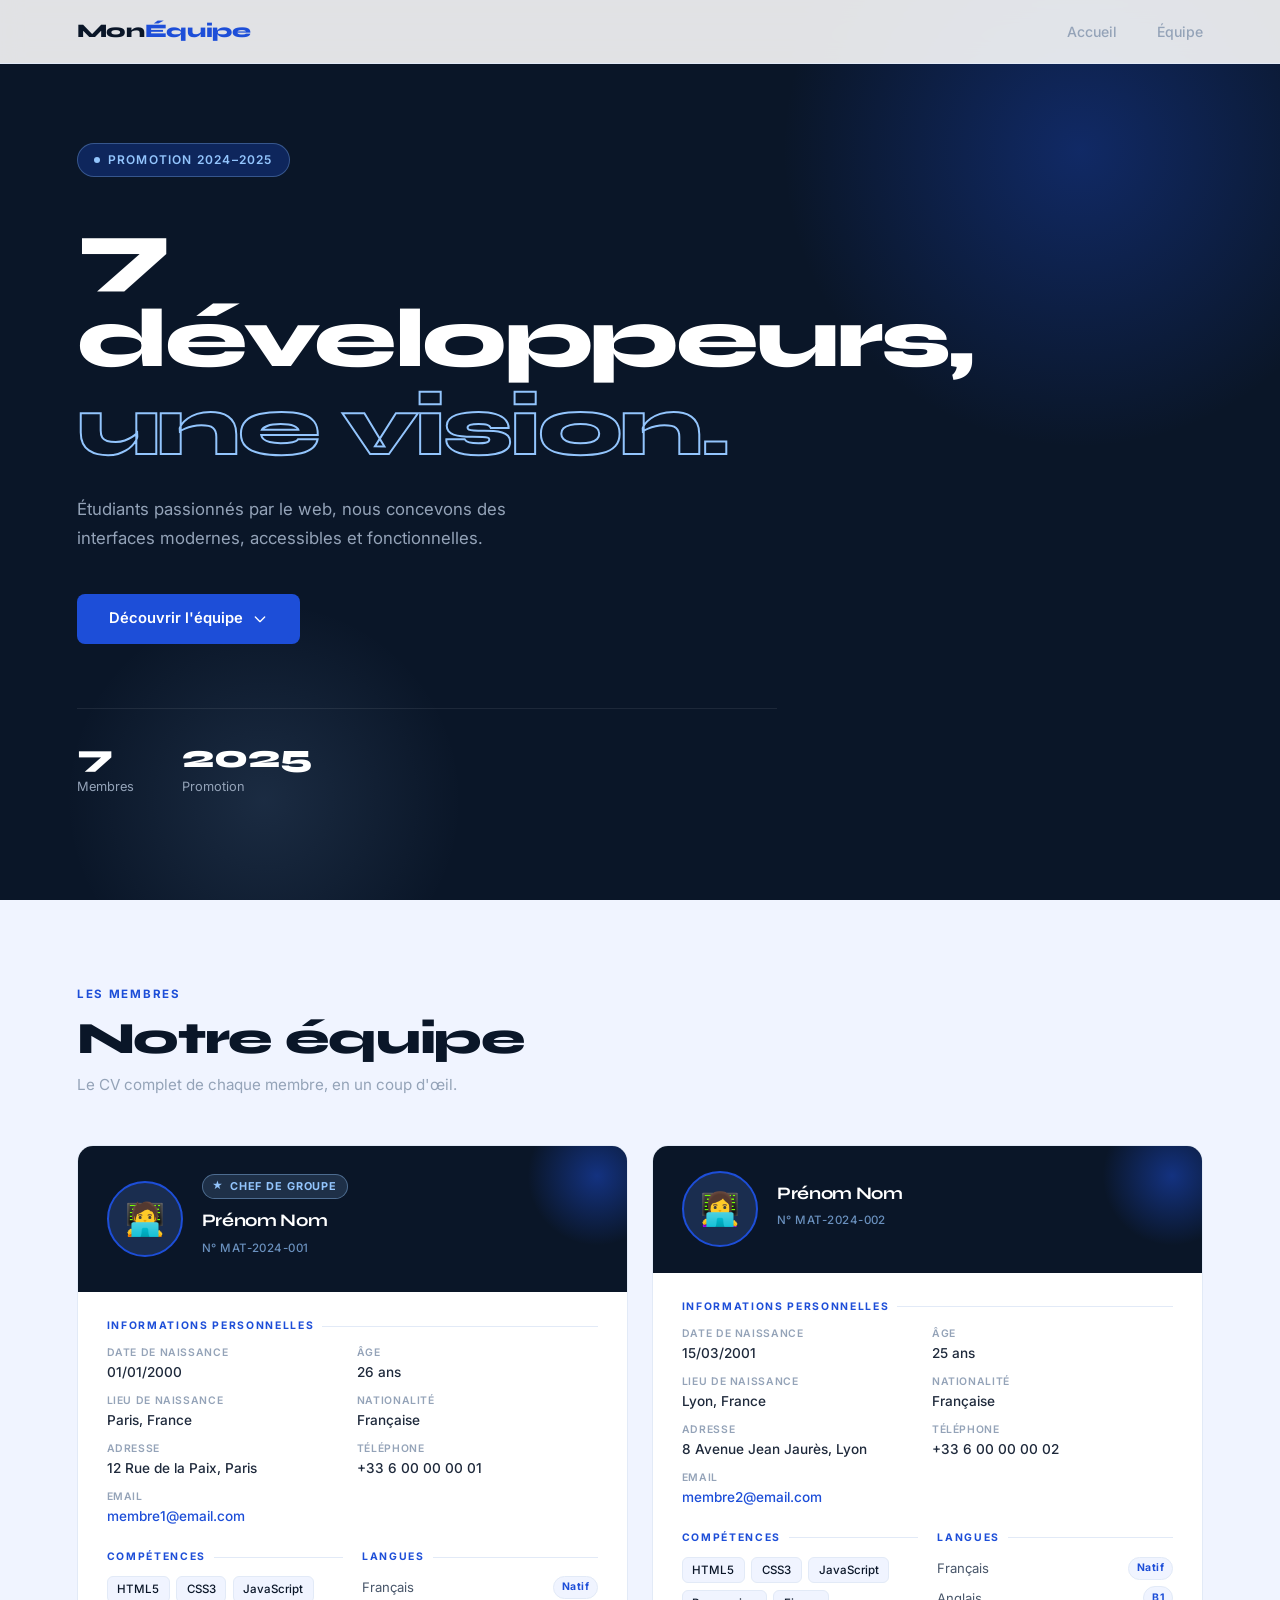
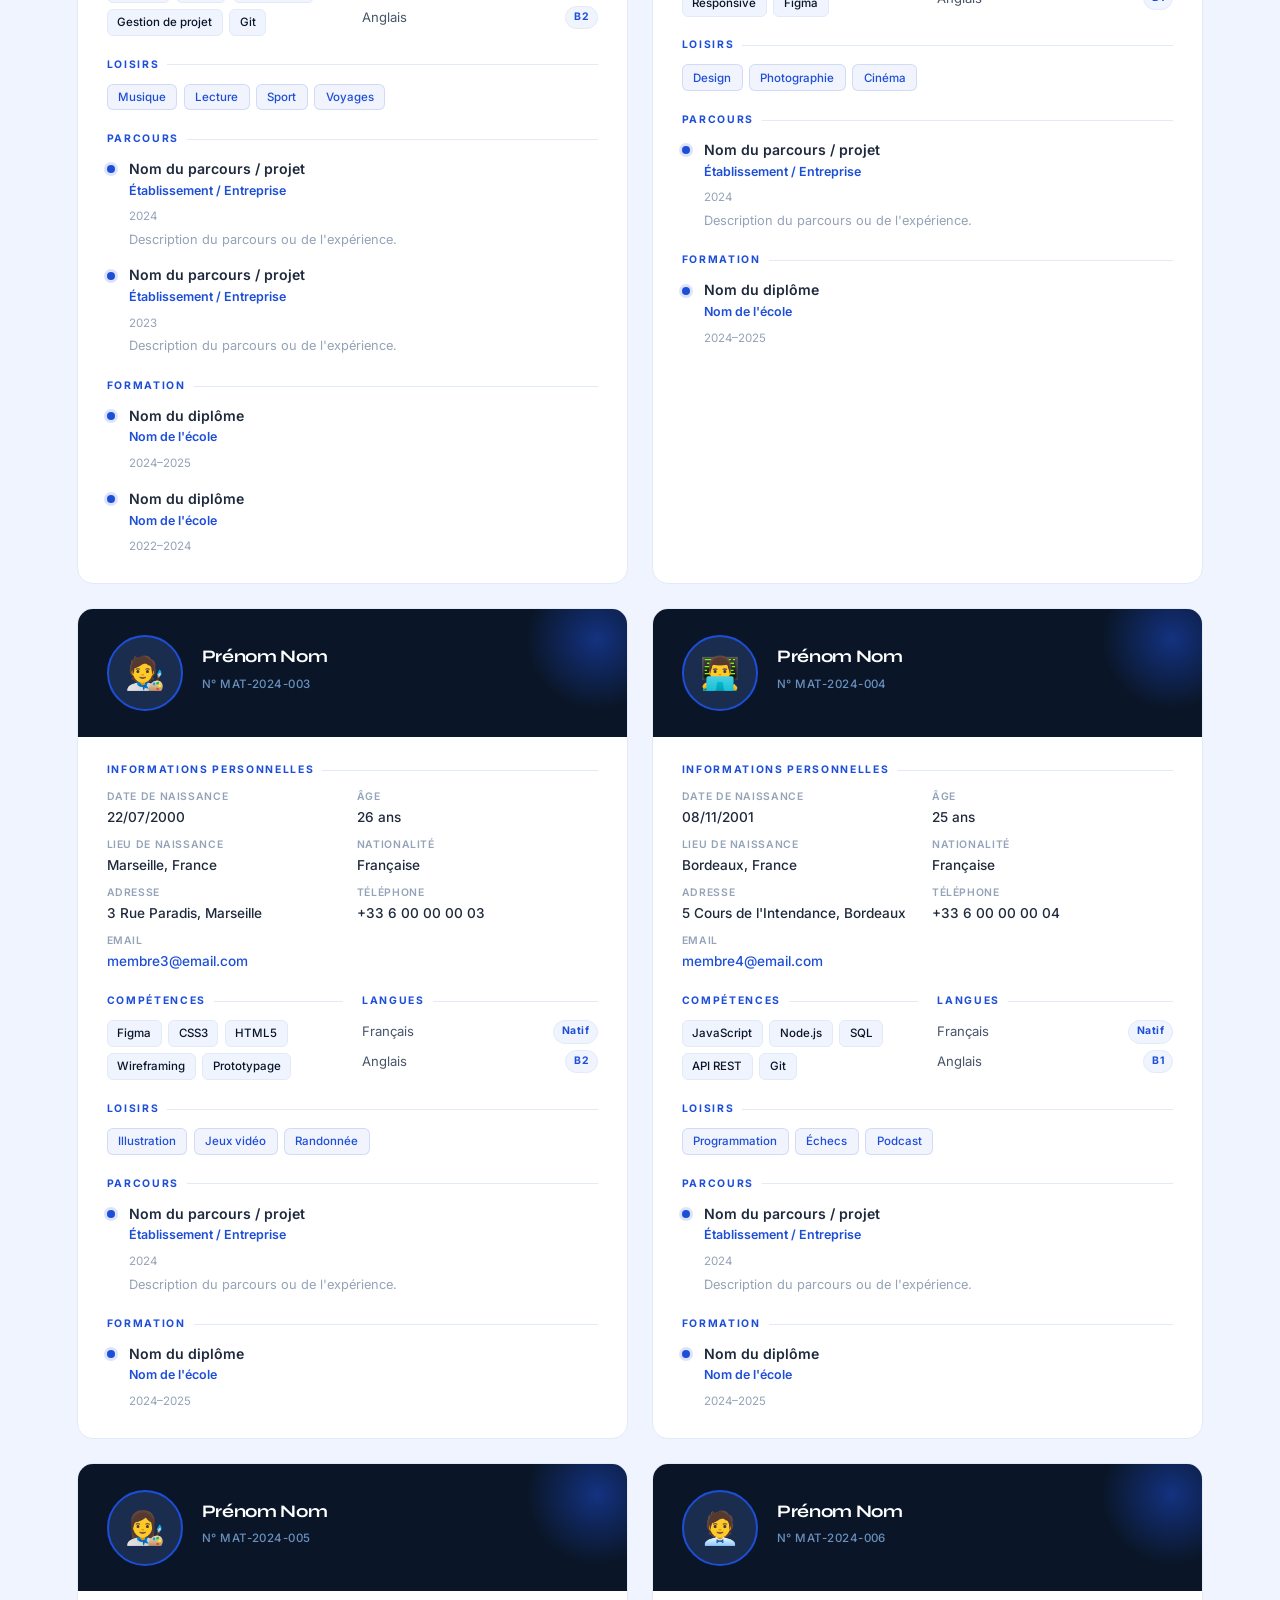
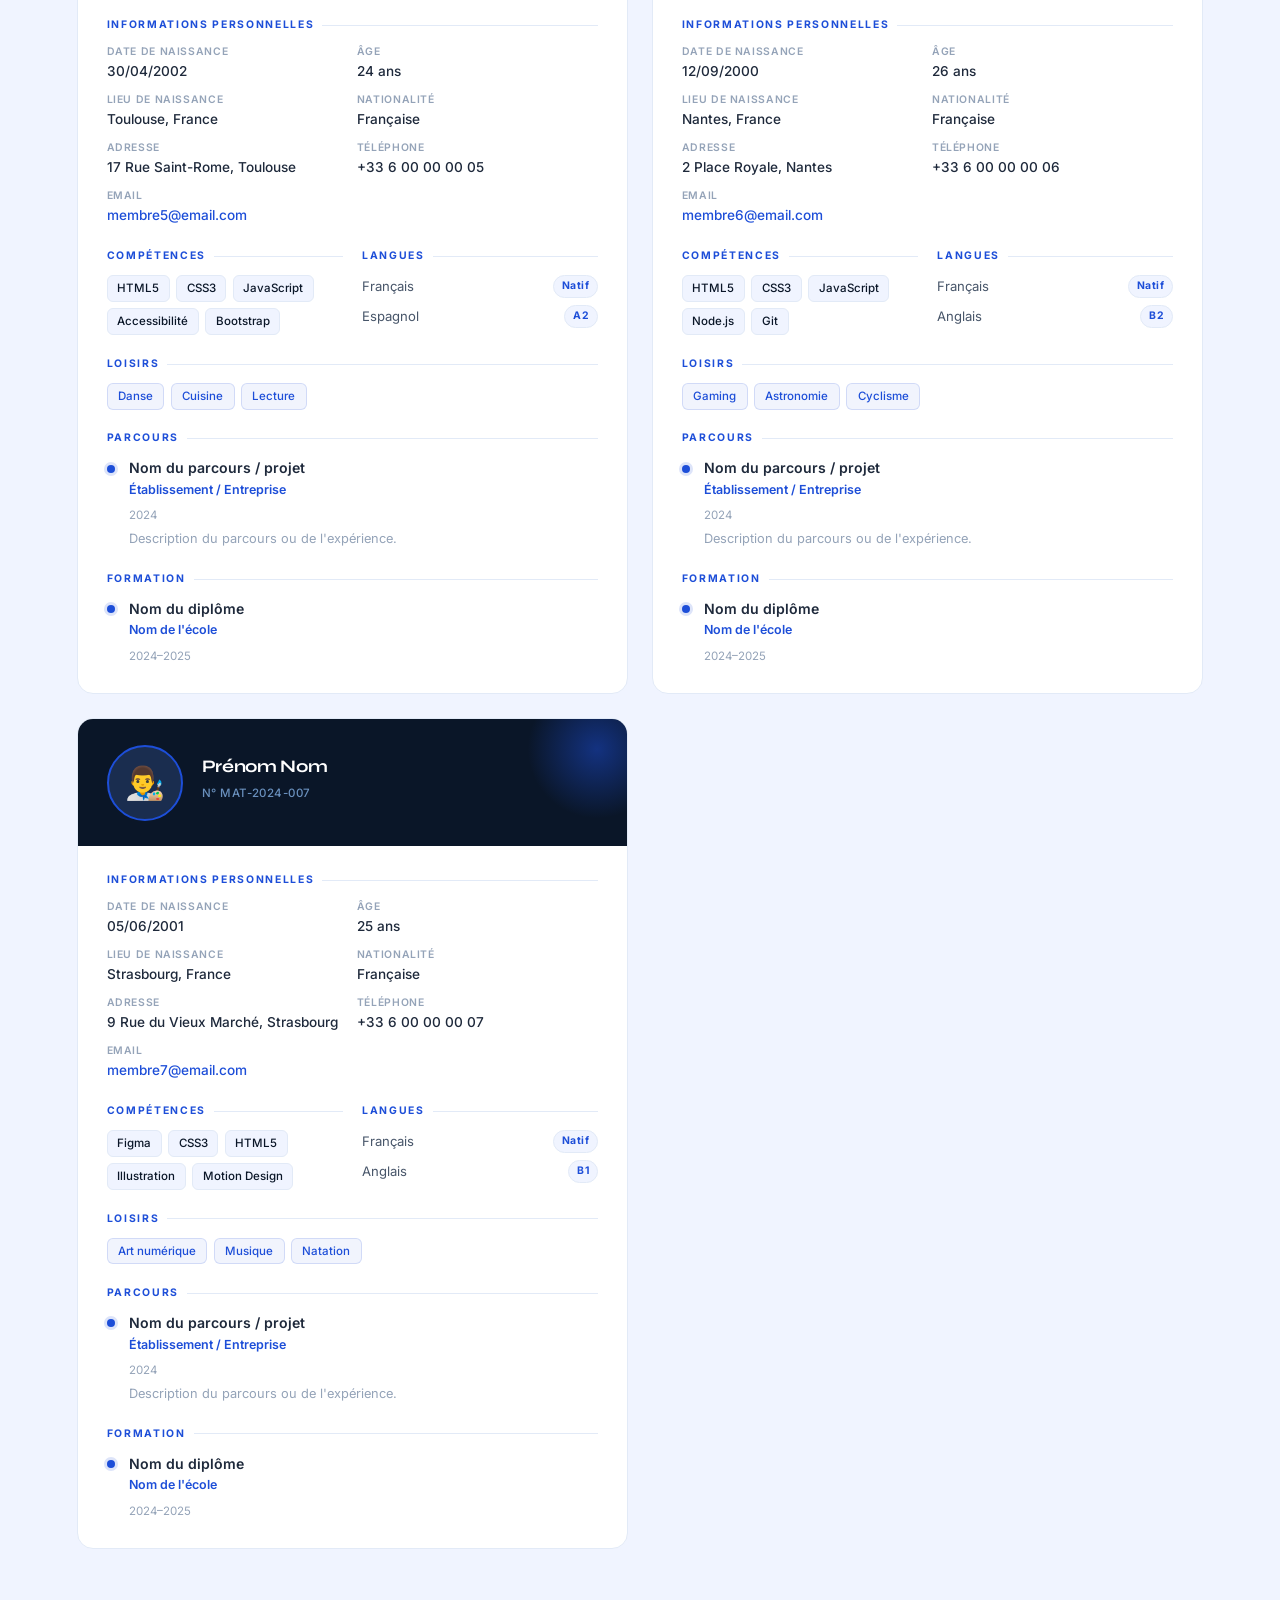
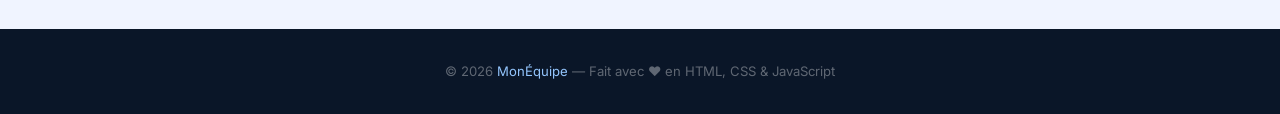
<file: Projet Groupe-19.html>
<!DOCTYPE html>
<html lang="fr">

<head>
    <meta charset="UTF-8" />
    <meta name="viewport" content="width=device-width, initial-scale=1.0" />
    <title>Notre Équipe — CV en Ligne</title>
    <link
        href="https://fonts.googleapis.com/css2?family=Syne:wght@400;600;700;800&family=Inter:wght@400;500;600&display=swap"
        rel="stylesheet" />
    <style>
        *,
        *::before,
        *::after {
            margin: 0;
            padding: 0;
            box-sizing: border-box;
        }

        :root {
            --blue-deep: #0a1628;
            --blue-mid: #1d4ed8;
            --blue-light: #93c5fd;
            --white: #ffffff;
            --off-white: #f0f4ff;
            --muted: #94a3b8;
            --border: #e2eaf7;
            --text: #1e293b;
            --subtle: #475569;
        }

        html {
            scroll-behavior: smooth;
        }

        body {
            font-family: 'Inter', sans-serif;
            background: var(--off-white);
            color: var(--text);
            line-height: 1.6;
        }

        /* ── NAVBAR ── */
        nav {
            position: fixed;
            top: 0;
            left: 0;
            right: 0;
            z-index: 100;
            display: flex;
            justify-content: space-between;
            align-items: center;
            padding: 0 6%;
            height: 64px;
            background: rgba(255, 255, 255, 0.88);
            backdrop-filter: blur(12px);
            border-bottom: 1px solid var(--border);
            transition: box-shadow .3s;
        }

        nav.scrolled {
            box-shadow: 0 4px 24px rgba(29, 78, 216, .08);
        }

        .nav-logo {
            font-family: 'Syne', sans-serif;
            font-weight: 800;
            font-size: 1.2rem;
            color: var(--blue-deep);
            letter-spacing: -.02em;
        }

        .nav-logo span {
            color: var(--blue-mid);
        }

        .nav-links {
            display: flex;
            gap: 2.5rem;
            list-style: none;
        }

        .nav-links a {
            text-decoration: none;
            font-size: .88rem;
            font-weight: 500;
            color: var(--muted);
            transition: color .2s;
        }

        .nav-links a:hover {
            color: var(--blue-mid);
        }

        .hamburger {
            display: none;
            flex-direction: column;
            gap: 5px;
            cursor: pointer;
        }

        .hamburger span {
            width: 22px;
            height: 2px;
            background: var(--blue-deep);
            border-radius: 2px;
        }

        /* ── HERO ── */
        #accueil {
            min-height: 100vh;
            display: flex;
            align-items: center;
            padding: 100px 6% 60px;
            background: var(--blue-deep);
            position: relative;
            overflow: hidden;
        }

        #accueil::before {
            content: '';
            position: absolute;
            border-radius: 50%;
            pointer-events: none;
            width: 600px;
            height: 600px;
            background: radial-gradient(circle, rgba(29, 78, 216, .35) 0%, transparent 70%);
            top: -150px;
            right: -100px;
        }

        #accueil::after {
            content: '';
            position: absolute;
            border-radius: 50%;
            pointer-events: none;
            width: 400px;
            height: 400px;
            background: radial-gradient(circle, rgba(147, 197, 253, .12) 0%, transparent 70%);
            bottom: -100px;
            left: 5%;
        }

        .hero-inner {
            position: relative;
            z-index: 1;
            max-width: 700px;
        }

        .hero-badge {
            display: inline-flex;
            align-items: center;
            gap: .5rem;
            background: rgba(29, 78, 216, .3);
            border: 1px solid rgba(147, 197, 253, .3);
            color: var(--blue-light);
            font-size: .75rem;
            font-weight: 600;
            letter-spacing: .1em;
            text-transform: uppercase;
            padding: .4rem 1rem;
            border-radius: 999px;
            margin-bottom: 2rem;
        }

        .hero-badge::before {
            content: '';
            width: 6px;
            height: 6px;
            background: var(--blue-light);
            border-radius: 50%;
            animation: pulse 2s infinite;
        }

        @keyframes pulse {

            0%,
            100% {
                opacity: 1
            }

            50% {
                opacity: .3
            }
        }

        .hero-inner h1 {
            font-family: 'Syne', sans-serif;
            font-size: clamp(3rem, 6.5vw, 5.5rem);
            font-weight: 800;
            line-height: 1.05;
            color: var(--white);
            letter-spacing: -.03em;
            margin-bottom: 1.5rem;
        }

        .hero-inner h1 em {
            font-style: normal;
            color: transparent;
            -webkit-text-stroke: 2px var(--blue-light);
        }

        .hero-inner p {
            font-size: 1.05rem;
            color: var(--muted);
            max-width: 440px;
            margin-bottom: 2.5rem;
            line-height: 1.75;
        }

        .hero-btn {
            display: inline-flex;
            align-items: center;
            gap: .6rem;
            padding: .85rem 2rem;
            background: var(--blue-mid);
            color: var(--white);
            font-size: .92rem;
            font-weight: 600;
            text-decoration: none;
            border-radius: 8px;
            transition: background .2s, transform .2s;
        }

        .hero-btn:hover {
            background: #1e40af;
            transform: translateY(-2px);
        }

        .hero-btn svg {
            width: 16px;
            height: 16px;
        }

        .hero-stats {
            display: flex;
            gap: 3rem;
            margin-top: 4rem;
            padding-top: 2rem;
            border-top: 1px solid rgba(255, 255, 255, .08);
        }

        .hero-stat strong {
            display: block;
            font-family: 'Syne', sans-serif;
            font-size: 2rem;
            font-weight: 800;
            color: var(--white);
            line-height: 1;
        }

        .hero-stat span {
            font-size: .8rem;
            color: var(--muted);
            margin-top: .2rem;
            display: block;
        }

        /* ── ÉQUIPE ── */
        #equipe {
            padding: 80px 6%;
        }

        .section-tag {
            display: inline-block;
            font-size: .72rem;
            font-weight: 700;
            letter-spacing: .15em;
            text-transform: uppercase;
            color: var(--blue-mid);
            margin-bottom: .6rem;
        }

        .section-header h2 {
            font-family: 'Syne', sans-serif;
            font-size: clamp(1.8rem, 3.5vw, 2.8rem);
            font-weight: 800;
            letter-spacing: -.03em;
            color: var(--blue-deep);
            line-height: 1.15;
        }

        .section-header p {
            color: var(--muted);
            margin-top: .5rem;
            font-size: .95rem;
            margin-bottom: 3rem;
        }

        .team-grid {
            display: grid;
            grid-template-columns: repeat(auto-fill, minmax(360px, 1fr));
            gap: 1.5rem;
        }

        /* ── CV CARD ── */
        .cv-card {
            background: var(--white);
            border: 1px solid var(--border);
            border-radius: 16px;
            overflow: hidden;
            transition: box-shadow .3s, transform .3s;
        }

        .cv-card:hover {
            box-shadow: 0 20px 60px rgba(29, 78, 216, .1);
            transform: translateY(-3px);
        }

        /* EN-TÊTE */
        .cv-header {
            background: var(--blue-deep);
            padding: 1.6rem 1.8rem;
            display: flex;
            gap: 1.2rem;
            align-items: center;
            position: relative;
            overflow: hidden;
        }

        .cv-header::after {
            content: '';
            position: absolute;
            top: -40px;
            right: -40px;
            width: 140px;
            height: 140px;
            background: radial-gradient(circle, rgba(29, 78, 216, .5) 0%, transparent 70%);
            pointer-events: none;
        }

        /* Photo */
        .cv-photo-wrap {
            position: relative;
            width: 76px;
            height: 76px;
            flex-shrink: 0;
            border-radius: 50%;
            cursor: pointer;
            border: 2px solid var(--blue-mid);
            overflow: hidden;
            background: #1a2d4f;
            display: flex;
            align-items: center;
            justify-content: center;
            font-size: 2rem;
            z-index: 1;
        }

        .cv-photo-wrap input[type="file"] {
            position: absolute;
            inset: 0;
            opacity: 0;
            cursor: pointer;
            z-index: 3;
        }

        .cv-photo-wrap img {
            position: absolute;
            inset: 0;
            width: 100%;
            height: 100%;
            object-fit: cover;
            display: none;
            z-index: 1;
        }

        .cv-photo-wrap .ph {
            z-index: 1;
            line-height: 1;
        }

        .photo-ov {
            position: absolute;
            inset: 0;
            background: rgba(29, 78, 216, .7);
            display: flex;
            flex-direction: column;
            align-items: center;
            justify-content: center;
            color: #fff;
            font-size: .58rem;
            font-weight: 700;
            gap: .2rem;
            opacity: 0;
            transition: opacity .2s;
            z-index: 2;
            pointer-events: none;
            text-align: center;
        }

        .photo-ov svg {
            width: 18px;
            height: 18px;
        }

        .cv-photo-wrap:hover .photo-ov {
            opacity: 1;
        }

        .cv-head-info {
            flex: 1;
            min-width: 0;
            z-index: 1;
        }

        .cv-head-info h3 {
            font-family: 'Syne', sans-serif;
            font-size: 1.1rem;
            font-weight: 700;
            color: var(--white);
            letter-spacing: -.02em;
            margin-bottom: .2rem;
        }

        /* Badge chef de groupe */
        .chef-badge {
            display: inline-flex;
            align-items: center;
            gap: .35rem;
            background: rgba(147, 197, 253, .15);
            border: 1px solid rgba(147, 197, 253, .4);
            color: var(--blue-light);
            font-size: .68rem;
            font-weight: 700;
            letter-spacing: .08em;
            text-transform: uppercase;
            padding: .18rem .6rem;
            border-radius: 999px;
            margin-bottom: .5rem;
        }

        .chef-badge::before {
            content: '★';
            font-size: .65rem;
        }

        /* Matricule */
        .cv-matricule {
            font-size: .72rem;
            color: rgba(147, 197, 253, .7);
            font-weight: 500;
            margin-bottom: .6rem;
            letter-spacing: .04em;
        }

        /* Liens chef de groupe */
        .cv-links {
            display: flex;
            gap: .5rem;
            margin-top: .4rem;
        }

        .cv-links a {
            font-size: .72rem;
            font-weight: 600;
            color: var(--white);
            border: 1px solid rgba(255, 255, 255, .2);
            padding: .22rem .65rem;
            border-radius: 6px;
            text-decoration: none;
            transition: background .2s, border-color .2s;
        }

        .cv-links a:hover {
            background: var(--blue-mid);
            border-color: var(--blue-mid);
        }

        /* CORPS */
        .cv-body {
            padding: 1.6rem 1.8rem;
            display: flex;
            flex-direction: column;
            gap: 1.3rem;
        }

        .cv-block-title {
            font-size: .65rem;
            font-weight: 700;
            letter-spacing: .16em;
            text-transform: uppercase;
            color: var(--blue-mid);
            margin-bottom: .65rem;
            display: flex;
            align-items: center;
            gap: .5rem;
        }

        .cv-block-title::after {
            content: '';
            flex: 1;
            height: 1px;
            background: var(--border);
        }

        /* Infos personnelles en grille */
        .info-grid {
            display: grid;
            grid-template-columns: 1fr 1fr;
            gap: .55rem;
        }

        .info-item {
            display: flex;
            flex-direction: column;
            gap: .05rem;
        }

        .info-label {
            font-size: .65rem;
            font-weight: 600;
            letter-spacing: .06em;
            text-transform: uppercase;
            color: var(--muted);
        }

        .info-value {
            font-size: .85rem;
            color: var(--text);
            font-weight: 500;
        }

        /* Bio */
        .cv-bio {
            font-size: .875rem;
            color: var(--subtle);
            line-height: 1.75;
        }

        /* Skills */
        .cv-skills {
            display: flex;
            flex-wrap: wrap;
            gap: .4rem;
        }

        .cv-skill {
            font-size: .72rem;
            font-weight: 500;
            background: var(--off-white);
            color: var(--blue-deep);
            border: 1px solid var(--border);
            padding: .2rem .6rem;
            border-radius: 6px;
            transition: background .2s, color .2s;
        }

        .cv-skill:hover {
            background: var(--blue-mid);
            color: #fff;
            border-color: var(--blue-mid);
        }

        /* Langues */
        .cv-langs {
            display: flex;
            flex-direction: column;
            gap: .4rem;
        }

        .lang-row {
            display: flex;
            justify-content: space-between;
            align-items: center;
            font-size: .82rem;
            color: var(--subtle);
        }

        .lang-badge {
            font-size: .65rem;
            font-weight: 700;
            letter-spacing: .05em;
            background: var(--off-white);
            border: 1px solid var(--border);
            color: var(--blue-mid);
            padding: .15rem .5rem;
            border-radius: 999px;
        }

        /* Loisirs */
        .cv-hobbies {
            display: flex;
            flex-wrap: wrap;
            gap: .4rem;
        }

        .cv-hobby {
            font-size: .72rem;
            font-weight: 500;
            background: rgba(29, 78, 216, .06);
            color: var(--blue-mid);
            border: 1px solid rgba(29, 78, 216, .15);
            padding: .2rem .65rem;
            border-radius: 6px;
        }

        /* Timeline */
        .cv-timeline {
            display: flex;
            flex-direction: column;
            gap: .85rem;
        }

        .cv-tl-item {
            display: flex;
            gap: .9rem;
            align-items: flex-start;
        }

        .cv-tl-dot {
            width: 8px;
            height: 8px;
            border-radius: 50%;
            background: var(--blue-mid);
            flex-shrink: 0;
            margin-top: .45rem;
            box-shadow: 0 0 0 3px rgba(29, 78, 216, .15);
        }

        .cv-tl-body {
            flex: 1;
        }

        .cv-tl-body strong {
            font-size: .88rem;
            font-weight: 600;
            color: var(--text);
            display: block;
        }

        .cv-tl-body em {
            font-style: normal;
            font-size: .78rem;
            color: var(--blue-mid);
            font-weight: 600;
            display: block;
            margin-bottom: .1rem;
        }

        .cv-tl-date {
            font-size: .72rem;
            color: var(--muted);
        }

        .cv-tl-body p {
            font-size: .8rem;
            color: var(--muted);
            margin-top: .15rem;
        }

        /* Niveau */
        .niveau-wrap {
            display: flex;
            align-items: center;
            gap: .8rem;
        }

        .niveau-label {
            font-size: .85rem;
            color: var(--text);
            font-weight: 500;
            min-width: 80px;
        }

        .niveau-bar {
            flex: 1;
            height: 6px;
            background: var(--border);
            border-radius: 999px;
            overflow: hidden;
        }

        .niveau-fill {
            height: 100%;
            background: linear-gradient(90deg, var(--blue-mid), var(--blue-light));
            border-radius: 999px;
            transition: width 1s ease;
        }

        /* Deux colonnes */
        .two-col {
            display: grid;
            grid-template-columns: 1fr 1fr;
            gap: 1.2rem;
        }

        /* ── FOOTER ── */
        footer {
            background: var(--blue-deep);
            color: rgba(255, 255, 255, .35);
            text-align: center;
            padding: 2rem;
            font-size: .82rem;
        }

        footer span {
            color: var(--blue-light);
        }

        /* ── FADE-IN ── */
        .fade-in {
            opacity: 0;
            transform: translateY(24px);
            transition: opacity .6s, transform .6s;
        }

        .fade-in.visible {
            opacity: 1;
            transform: none;
        }

        /* ── RESPONSIVE ── */
        @media (max-width: 640px) {
            .nav-links {
                display: none;
                flex-direction: column;
                position: absolute;
                top: 64px;
                left: 0;
                right: 0;
                background: var(--white);
                padding: 1.2rem 6%;
                border-bottom: 1px solid var(--border);
                gap: 1rem;
            }

            .nav-links.open {
                display: flex;
            }

            .hamburger {
                display: flex;
            }

            .team-grid {
                grid-template-columns: 1fr;
            }

            .two-col,
            .info-grid {
                grid-template-columns: 1fr;
            }

            .hero-stats {
                gap: 2rem;
            }
        }
    </style>
</head>

<body>

    <!-- NAVBAR -->
    <nav id="navbar">
        <div class="nav-logo">Mon<span>Équipe</span></div>
        <ul class="nav-links" id="navLinks">
            <li><a href="#accueil">Accueil</a></li>
            <li><a href="#equipe">Équipe</a></li>
        </ul>
        <div class="hamburger" id="hamburger"><span></span><span></span><span></span></div>
    </nav>

    <!-- HERO -->
    <section id="accueil">
        <div class="hero-inner fade-in">
            <div class="hero-badge">Promotion 2024–2025</div>
            <h1>7 développeurs,<br /><em>une vision.</em></h1>
            <p>Étudiants passionnés par le web, nous concevons des interfaces modernes, accessibles et fonctionnelles.
            </p>
            <a href="#equipe" class="hero-btn">
                Découvrir l'équipe
                <svg xmlns="http://www.w3.org/2000/svg" fill="none" viewBox="0 0 24 24" stroke="currentColor">
                    <path stroke-linecap="round" stroke-linejoin="round" stroke-width="2" d="M19 9l-7 7-7-7" />
                </svg>
            </a>
            <div class="hero-stats">
                <div class="hero-stat"><strong>7</strong><span>Membres</span></div>
                <div class="hero-stat"><strong>2025</strong><span>Promotion</span></div>
            </div>
        </div>
    </section>

    <!-- ÉQUIPE -->
    <section id="equipe">
        <div class="section-header fade-in">
            <span class="section-tag">Les membres</span>
            <h2>Notre équipe</h2>
            <p>Le CV complet de chaque membre, en un coup d'œil.</p>
        </div>
        <div class="team-grid" id="teamGrid"></div>
    </section>

    <!-- FOOTER -->
    <footer>
        <p>© 2026 <span>MonÉquipe</span> — Fait avec ❤️ en HTML, CSS & JavaScript</p>
    </footer>

    <script>
        // ═══════════════════════════════════════════════
        //   DONNÉES — Remplissez les infos de chacun !
        //
        //   chefDeGroupe: true  → affiche badge + GitHub/LinkedIn
        //   niveau: 0 à 100    → barre de progression
        // ═══════════════════════════════════════════════
        const membres = [
            {
                id: 1, emoji: "🧑‍💻",
                chefDeGroupe: true,
                nom: "Prénom Nom",
                matricule: "MAT-2024-001",
                naissance: "01/01/2000",
                lieuNaissance: "Paris, France",
                adresse: "12 Rue de la Paix, Paris",
                nationalite: "Française",
                telephone: "+33 6 00 00 00 01",
                email: "membre1@email.com",
                bio: "Décrivez ici votre parcours, vos motivations et ce qui vous passionne dans le développement web.",
                competences: ["HTML5", "CSS3", "JavaScript", "Gestion de projet", "Git"],
                langues: [{ l: "Français", n: "Natif" }, { l: "Anglais", n: "B2" }],
                loisirs: ["Musique", "Lecture", "Sport", "Voyages"],
                parcours: [
                    { date: "2024", titre: "Nom du parcours / projet", lieu: "Établissement / Entreprise", desc: "Description du parcours ou de l'expérience." },
                    { date: "2023", titre: "Nom du parcours / projet", lieu: "Établissement / Entreprise", desc: "Description du parcours ou de l'expérience." }
                ],
                formations: [
                    { date: "2024–2025", diplome: "Nom du diplôme", ecole: "Nom de l'école" },
                    { date: "2022–2024", diplome: "Nom du diplôme", ecole: "Nom de l'école" }
                ],
                niveau: 85,
                github: "#", linkedin: "#"
            },
            {
                id: 2, emoji: "👩‍💻",
                chefDeGroupe: false,
                nom: "Prénom Nom",
                matricule: "MAT-2024-002",
                naissance: "15/03/2001",
                lieuNaissance: "Lyon, France",
                adresse: "8 Avenue Jean Jaurès, Lyon",
                nationalite: "Française",
                telephone: "+33 6 00 00 00 02",
                email: "membre2@email.com",
                bio: "Décrivez ici votre parcours, vos motivations et ce qui vous passionne dans le développement web.",
                competences: ["HTML5", "CSS3", "JavaScript", "Responsive", "Figma"],
                langues: [{ l: "Français", n: "Natif" }, { l: "Anglais", n: "B1" }],
                loisirs: ["Design", "Photographie", "Cinéma"],
                parcours: [
                    { date: "2024", titre: "Nom du parcours / projet", lieu: "Établissement / Entreprise", desc: "Description du parcours ou de l'expérience." }
                ],
                formations: [
                    { date: "2024–2025", diplome: "Nom du diplôme", ecole: "Nom de l'école" }
                ],
                niveau: 72
            },
            {
                id: 3, emoji: "🧑‍🎨",
                chefDeGroupe: false,
                nom: "Prénom Nom",
                matricule: "MAT-2024-003",
                naissance: "22/07/2000",
                lieuNaissance: "Marseille, France",
                adresse: "3 Rue Paradis, Marseille",
                nationalite: "Française",
                telephone: "+33 6 00 00 00 03",
                email: "membre3@email.com",
                bio: "Décrivez ici votre parcours, vos motivations et ce qui vous passionne dans le développement web.",
                competences: ["Figma", "CSS3", "HTML5", "Wireframing", "Prototypage"],
                langues: [{ l: "Français", n: "Natif" }, { l: "Anglais", n: "B2" }],
                loisirs: ["Illustration", "Jeux vidéo", "Randonnée"],
                parcours: [
                    { date: "2024", titre: "Nom du parcours / projet", lieu: "Établissement / Entreprise", desc: "Description du parcours ou de l'expérience." }
                ],
                formations: [
                    { date: "2024–2025", diplome: "Nom du diplôme", ecole: "Nom de l'école" }
                ],
                niveau: 78
            },
            {
                id: 4, emoji: "👨‍💻",
                chefDeGroupe: false,
                nom: "Prénom Nom",
                matricule: "MAT-2024-004",
                naissance: "08/11/2001",
                lieuNaissance: "Bordeaux, France",
                adresse: "5 Cours de l'Intendance, Bordeaux",
                nationalite: "Française",
                telephone: "+33 6 00 00 00 04",
                email: "membre4@email.com",
                bio: "Décrivez ici votre parcours, vos motivations et ce qui vous passionne dans le développement web.",
                competences: ["JavaScript", "Node.js", "SQL", "API REST", "Git"],
                langues: [{ l: "Français", n: "Natif" }, { l: "Anglais", n: "B1" }],
                loisirs: ["Programmation", "Échecs", "Podcast"],
                parcours: [
                    { date: "2024", titre: "Nom du parcours / projet", lieu: "Établissement / Entreprise", desc: "Description du parcours ou de l'expérience." }
                ],
                formations: [
                    { date: "2024–2025", diplome: "Nom du diplôme", ecole: "Nom de l'école" }
                ],
                niveau: 80
            },
            {
                id: 5, emoji: "👩‍🎨",
                chefDeGroupe: false,
                nom: "Prénom Nom",
                matricule: "MAT-2024-005",
                naissance: "30/04/2002",
                lieuNaissance: "Toulouse, France",
                adresse: "17 Rue Saint-Rome, Toulouse",
                nationalite: "Française",
                telephone: "+33 6 00 00 00 05",
                email: "membre5@email.com",
                bio: "Décrivez ici votre parcours, vos motivations et ce qui vous passionne dans le développement web.",
                competences: ["HTML5", "CSS3", "JavaScript", "Accessibilité", "Bootstrap"],
                langues: [{ l: "Français", n: "Natif" }, { l: "Espagnol", n: "A2" }],
                loisirs: ["Danse", "Cuisine", "Lecture"],
                parcours: [
                    { date: "2024", titre: "Nom du parcours / projet", lieu: "Établissement / Entreprise", desc: "Description du parcours ou de l'expérience." }
                ],
                formations: [
                    { date: "2024–2025", diplome: "Nom du diplôme", ecole: "Nom de l'école" }
                ],
                niveau: 68
            },
            {
                id: 6, emoji: "🧑‍💼",
                chefDeGroupe: false,
                nom: "Prénom Nom",
                matricule: "MAT-2024-006",
                naissance: "12/09/2000",
                lieuNaissance: "Nantes, France",
                adresse: "2 Place Royale, Nantes",
                nationalite: "Française",
                telephone: "+33 6 00 00 00 06",
                email: "membre6@email.com",
                bio: "Décrivez ici votre parcours, vos motivations et ce qui vous passionne dans le développement web.",
                competences: ["HTML5", "CSS3", "JavaScript", "Node.js", "Git"],
                langues: [{ l: "Français", n: "Natif" }, { l: "Anglais", n: "B2" }],
                loisirs: ["Gaming", "Astronomie", "Cyclisme"],
                parcours: [
                    { date: "2024", titre: "Nom du parcours / projet", lieu: "Établissement / Entreprise", desc: "Description du parcours ou de l'expérience." }
                ],
                formations: [
                    { date: "2024–2025", diplome: "Nom du diplôme", ecole: "Nom de l'école" }
                ],
                niveau: 75
            },
            {
                id: 7, emoji: "👨‍🎨",
                chefDeGroupe: false,
                nom: "Prénom Nom",
                matricule: "MAT-2024-007",
                naissance: "05/06/2001",
                lieuNaissance: "Strasbourg, France",
                adresse: "9 Rue du Vieux Marché, Strasbourg",
                nationalite: "Française",
                telephone: "+33 6 00 00 00 07",
                email: "membre7@email.com",
                bio: "Décrivez ici votre parcours, vos motivations et ce qui vous passionne dans le développement web.",
                competences: ["Figma", "CSS3", "HTML5", "Illustration", "Motion Design"],
                langues: [{ l: "Français", n: "Natif" }, { l: "Anglais", n: "B1" }],
                loisirs: ["Art numérique", "Musique", "Natation"],
                parcours: [
                    { date: "2024", titre: "Nom du parcours / projet", lieu: "Établissement / Entreprise", desc: "Description du parcours ou de l'expérience." }
                ],
                formations: [
                    { date: "2024–2025", diplome: "Nom du diplôme", ecole: "Nom de l'école" }
                ],
                niveau: 70
            }
        ];

        const photos = {};

        function calcAge(dateStr) {
            const [j, mo, a] = dateStr.split('/').map(Number);
            const today = new Date();
            let age = today.getFullYear() - a;
            if (today.getMonth() + 1 < mo || (today.getMonth() + 1 === mo && today.getDate() < j)) age--;
            return age;
        }

        const observer = new IntersectionObserver(entries => {
            entries.forEach(e => { if (e.isIntersecting) e.target.classList.add('visible'); });
        }, { threshold: 0.06 });

        function buildCards() {
            const grid = document.getElementById('teamGrid');
            membres.forEach((m, i) => {
                const card = document.createElement('div');
                card.className = 'cv-card fade-in';
                card.style.transitionDelay = (i * 70) + 'ms';

                card.innerHTML = `
      <!-- EN-TÊTE -->
      <div class="cv-header">
        <div class="cv-photo-wrap" id="wrap${m.id}">
          <input type="file" accept="image/*" onchange="uploadPhoto(event,${m.id})"/>
          <span class="ph">${m.emoji}</span>
          <img id="photo${m.id}" alt=""/>
          <div class="photo-ov">
            <svg xmlns="http://www.w3.org/2000/svg" fill="none" viewBox="0 0 24 24" stroke="currentColor">
              <path stroke-linecap="round" stroke-linejoin="round" stroke-width="2"
                d="M4 16l4.586-4.586A2 2 0 0111.414 11H13a2 2 0 011.414.586L19 16M14 8h.01
                   M5 20h14a2 2 0 002-2V6a2 2 0 00-2-2H5a2 2 0 00-2 2v12a2 2 0 002 2z"/>
            </svg>
            Photo
          </div>
        </div>
        <div class="cv-head-info">
          ${m.chefDeGroupe ? `<div class="chef-badge">Chef de groupe</div>` : ''}
          <h3>${m.nom}</h3>
          <div class="cv-matricule">N° ${m.matricule}</div>
        </div>
      </div>

      <!-- CORPS -->
      <div class="cv-body">

        <!-- Infos personnelles -->
        <div>
          <div class="cv-block-title">Informations personnelles</div>
          <div class="info-grid">
            <div class="info-item">
              <span class="info-label">Date de naissance</span>
              <span class="info-value">${m.naissance}</span>
            </div>
            <div class="info-item">
              <span class="info-label">Âge</span>
              <span class="info-value">${calcAge(m.naissance)} ans</span>
            </div>
            <div class="info-item">
              <span class="info-label">Lieu de naissance</span>
              <span class="info-value">${m.lieuNaissance}</span>
            </div>
            <div class="info-item">
              <span class="info-label">Nationalité</span>
              <span class="info-value">${m.nationalite}</span>
            </div>
            <div class="info-item">
              <span class="info-label">Adresse</span>
              <span class="info-value">${m.adresse}</span>
            </div>
            <div class="info-item">
              <span class="info-label">Téléphone</span>
              <span class="info-value">${m.telephone}</span>
            </div>
            <div class="info-item" style="grid-column: span 2;">
              <span class="info-label">Email</span>
              <span class="info-value"><a href="mailto:${m.email}" style="color:var(--blue-mid);text-decoration:none;">${m.email}</a></span>
            </div>
          </div>
        </div>

        <!-- Compétences + Langues -->
        <div class="two-col">
          <div>
            <div class="cv-block-title">Compétences</div>
            <div class="cv-skills">
              ${m.competences.map(s => `<span class="cv-skill">${s}</span>`).join('')}
            </div>
          </div>
          <div>
            <div class="cv-block-title">Langues</div>
            <div class="cv-langs">
              ${m.langues.map(lg => `
                <div class="lang-row">
                  <span>${lg.l}</span>
                  <span class="lang-badge">${lg.n}</span>
                </div>`).join('')}
            </div>
          </div>
        </div>

        <!-- Loisirs -->
        <div>
          <div class="cv-block-title">Loisirs</div>
          <div class="cv-hobbies">
            ${m.loisirs.map(h => `<span class="cv-hobby">${h}</span>`).join('')}
          </div>
        </div>

        <!-- Parcours -->
        <div>
          <div class="cv-block-title">Parcours</div>
          <div class="cv-timeline">
            ${m.parcours.map(p => `
              <div class="cv-tl-item">
                <div class="cv-tl-dot"></div>
                <div class="cv-tl-body">
                  <strong>${p.titre}</strong>
                  <em>${p.lieu}</em>
                  <span class="cv-tl-date">${p.date}</span>
                  <p>${p.desc}</p>
                </div>
              </div>`).join('')}
          </div>
        </div>

        <!-- Formation -->
        <div>
          <div class="cv-block-title">Formation</div>
          <div class="cv-timeline">
            ${m.formations.map(f => `
              <div class="cv-tl-item">
                <div class="cv-tl-dot"></div>
                <div class="cv-tl-body">
                  <strong>${f.diplome}</strong>
                  <em>${f.ecole}</em>
                  <span class="cv-tl-date">${f.date}</span>
                </div>
              </div>`).join('')}
          </div>
        </div>

      </div>`;

                grid.appendChild(card);
                observer.observe(card);
            });

            // Animer les barres de niveau après apparition
            setTimeout(() => {
                document.querySelectorAll('.niveau-fill').forEach(bar => {
                    bar.style.width = bar.dataset.niveau + '%';
                });
            }, 400);
        }

        function uploadPhoto(event, id) {
            const file = event.target.files[0];
            if (!file) return;
            const reader = new FileReader();
            reader.onload = e => {
                photos[id] = e.target.result;
                const img = document.getElementById('photo' + id);
                const ph = document.querySelector(`#wrap${id} .ph`);
                img.src = e.target.result; img.style.display = 'block';
                if (ph) ph.style.display = 'none';
            };
            reader.readAsDataURL(file);
        }

        // Navbar
        const navbar = document.getElementById('navbar');
        window.addEventListener('scroll', () => navbar.classList.toggle('scrolled', window.scrollY > 30));
        const hamburger = document.getElementById('hamburger');
        const navLinks = document.getElementById('navLinks');
        hamburger.addEventListener('click', () => navLinks.classList.toggle('open'));
        navLinks.querySelectorAll('a').forEach(a => a.addEventListener('click', () => navLinks.classList.remove('open')));

        document.querySelectorAll('.fade-in').forEach(el => observer.observe(el));
        buildCards();
    </script>
</body>


</html>
</file>
